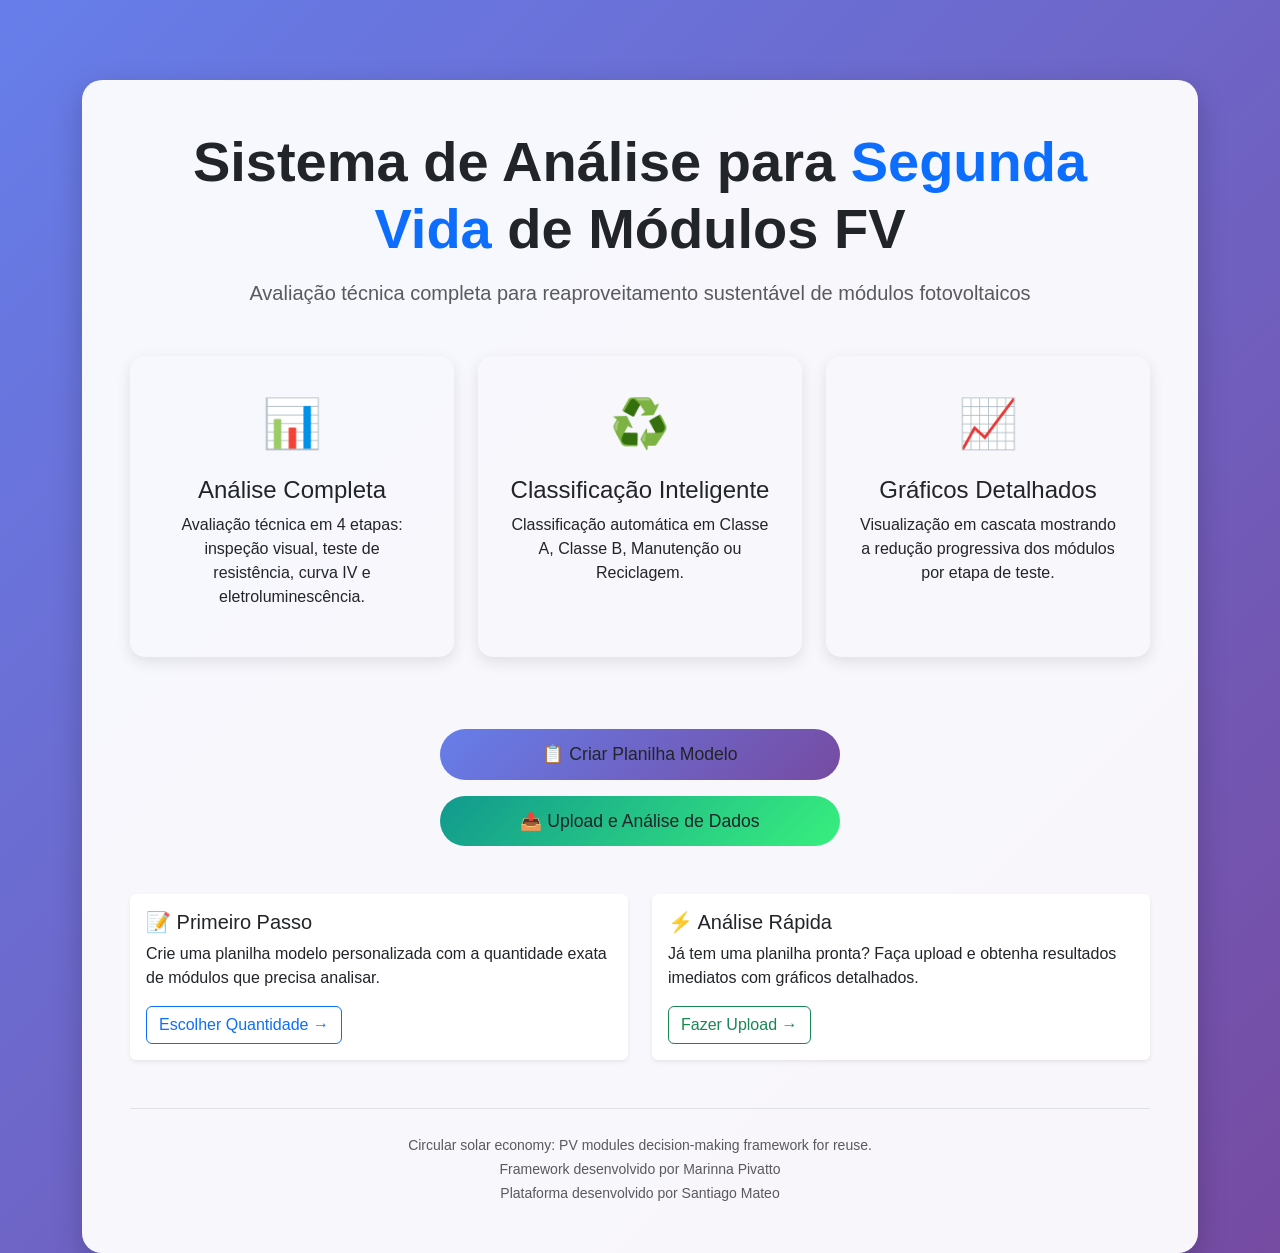
<file: templates/index.html>
<!DOCTYPE html>
<html lang="pt-BR">
<head>
    <meta charset="UTF-8">
    <meta name="viewport" content="width=device-width, initial-scale=1.0">
    <title>Sistema de Análise FV - Segunda Vida</title>
    <link href="https://cdn.jsdelivr.net/npm/bootstrap@5.1.3/dist/css/bootstrap.min.css" rel="stylesheet">
    <style>
        body {
            background: linear-gradient(135deg, #667eea 0%, #764ba2 100%);
            min-height: 100vh;
            font-family: 'Segoe UI', Tahoma, Geneva, Verdana, sans-serif;
        }
        .hero-section {
            background: rgba(255, 255, 255, 0.95);
            border-radius: 20px;
            padding: 3rem;
            margin-top: 5rem;
            box-shadow: 0 10px 30px rgba(0,0,0,0.2);
        }
        .feature-icon {
            font-size: 3rem;
            margin-bottom: 1rem;
        }
        .feature-card {
            padding: 2rem;
            border-radius: 15px;
            text-align: center;
            transition: transform 0.3s;
            height: 100%;
            border: none;
            box-shadow: 0 5px 15px rgba(0,0,0,0.1);
        }
        .feature-card:hover {
            transform: translateY(-5px);
        }
        .btn-custom {
            padding: 0.75rem 2rem;
            font-size: 1.1rem;
            border-radius: 50px;
            transition: all 0.3s;
        }
        .btn-primary-custom {
            background: linear-gradient(135deg, #667eea 0%, #764ba2 100%);
            border: none;
        }
        .btn-success-custom {
            background: linear-gradient(135deg, #11998e 0%, #38ef7d 100%);
            border: none;
        }
        .header-badge {
            background: rgba(255, 255, 255, 0.2);
            padding: 0.5rem 1rem;
            border-radius: 50px;
            font-size: 0.9rem;
            margin-bottom: 1rem;
            display: inline-block;
        }
        .main-buttons {
            display: flex;
            flex-direction: column;
            gap: 1rem;
            max-width: 400px;
            margin: 0 auto;
        }
    </style>
</head>
<body>
    <div class="container">
        <div class="hero-section">
            <div class="text-center mb-5">
                <h1 class="display-4 fw-bold mb-3">Sistema de Análise para <span class="text-primary">Segunda Vida</span> de Módulos FV</h1>
                <p class="lead text-muted">Avaliação técnica completa para reaproveitamento sustentável de módulos fotovoltaicos</p>
            </div>
            
            <div class="row mb-5">
                <div class="col-md-4 mb-4">
                    <div class="feature-card">
                        <div class="feature-icon text-primary">📊</div>
                        <h4>Análise Completa</h4>
                        <p>Avaliação técnica em 4 etapas: inspeção visual, teste de resistência, curva IV e eletroluminescência.</p>
                    </div>
                </div>
                <div class="col-md-4 mb-4">
                    <div class="feature-card">
                        <div class="feature-icon text-success">♻️</div>
                        <h4>Classificação Inteligente</h4>
                        <p>Classificação automática em Classe A, Classe B, Manutenção ou Reciclagem.</p>
                    </div>
                </div>
                <div class="col-md-4 mb-4">
                    <div class="feature-card">
                        <div class="feature-icon text-info">📈</div>
                        <h4>Gráficos Detalhados</h4>
                        <p>Visualização em cascata mostrando a redução progressiva dos módulos por etapa de teste.</p>
                    </div>
                </div>
            </div>
            
            <div class="main-buttons">
                <div class="d-grid">
                    <a href="/generate_excel_page" class="btn btn-primary-custom btn-custom">
                        📋 Criar Planilha Modelo
                    </a>
                </div>
                <div class="d-grid">
                    <a href="/upload" class="btn btn-success-custom btn-custom">
                        📤 Upload e Análise de Dados
                    </a>
                </div>
            </div>
            
            <div class="row mt-5">
                <div class="col-md-6">
                    <div class="card border-0 shadow-sm">
                        <div class="card-body">
                            <h5 class="card-title">📝 Primeiro Passo</h5>
                            <p class="card-text">Crie uma planilha modelo personalizada com a quantidade exata de módulos que precisa analisar.</p>
                            <a href="/generate_excel_page" class="btn btn-outline-primary">Escolher Quantidade →</a>
                        </div>
                    </div>
                </div>
                <div class="col-md-6">
                    <div class="card border-0 shadow-sm">
                        <div class="card-body">
                            <h5 class="card-title">⚡ Análise Rápida</h5>
                            <p class="card-text">Já tem uma planilha pronta? Faça upload e obtenha resultados imediatos com gráficos detalhados.</p>
                            <a href="/upload" class="btn btn-outline-success">Fazer Upload →</a>
                        </div>
                    </div>
                </div>
            </div>
            
            <div class="text-center mt-5 pt-4 border-top">
                <small class="text-muted">Circular solar economy: PV modules decision-making framework for reuse.</small>
                <br>
                <small class="text-muted">Framework desenvolvido por Marinna Pivatto</small>
                <br>
                <small class="text-muted">Plataforma desenvolvido por Santiago Mateo</small>
            </div>
        </div>
    </div>
    
    <script src="https://cdn.jsdelivr.net/npm/bootstrap@5.1.3/dist/js/bootstrap.bundle.min.js"></script>
</body>
</html>
</file>
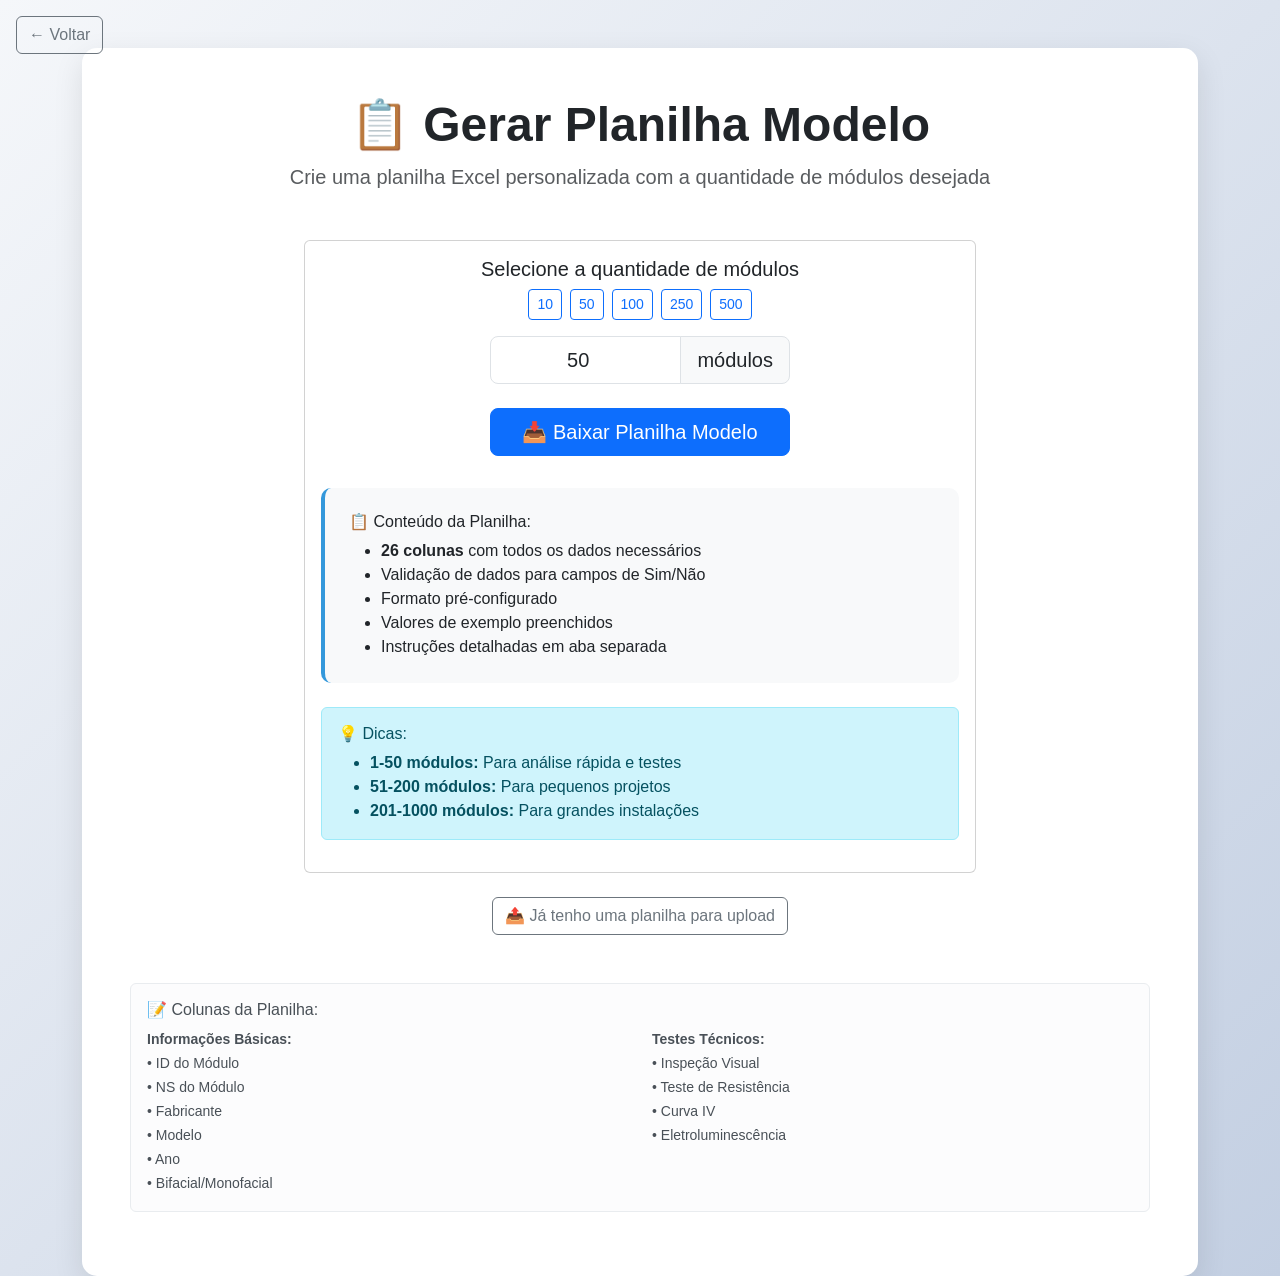
<file: templates/generate_excel.html>
<!DOCTYPE html>
<html lang="pt-BR">
<head>
    <meta charset="UTF-8">
    <meta name="viewport" content="width=device-width, initial-scale=1.0">
    <title>Gerar Planilha Modelo - Sistema FV</title>
    <link href="https://cdn.jsdelivr.net/npm/bootstrap@5.1.3/dist/css/bootstrap.min.css" rel="stylesheet">
    <style>
        body {
            background: linear-gradient(135deg, #f5f7fa 0%, #c3cfe2 100%);
            min-height: 100vh;
            font-family: 'Segoe UI', Tahoma, Geneva, Verdana, sans-serif;
        }
        .generate-container {
            background: white;
            border-radius: 15px;
            padding: 3rem;
            margin-top: 3rem;
            box-shadow: 0 10px 30px rgba(0,0,0,0.1);
        }
        .back-btn {
            position: absolute;
            top: 1rem;
            left: 1rem;
        }
        .quantity-control {
            max-width: 300px;
            margin: 0 auto;
        }
        .preview-box {
            background: #f8f9fa;
            border-radius: 10px;
            padding: 1.5rem;
            margin-top: 2rem;
            border-left: 4px solid #3498DB;
        }
    </style>
</head>
<body>
    <div class="container">
        <div class="generate-container">
            <a href="/" class="btn btn-outline-secondary back-btn">← Voltar</a>
            
            <div class="text-center mb-5">
                <h1 class="display-5 fw-bold">📋 Gerar Planilha Modelo</h1>
                <p class="lead text-muted">Crie uma planilha Excel personalizada com a quantidade de módulos desejada</p>
            </div>
            
            <div class="row justify-content-center">
                <div class="col-md-8">
                    <div class="card">
                        <div class="card-body">
                            <h5 class="card-title text-center">Selecione a quantidade de módulos</h5>
                            
                            <form id="quantityForm" action="/generate_excel" method="GET">
                                <div class="quantity-control">
                                    <div class="input-group input-group-lg mb-4">
                                        <input type="number" 
                                               class="form-control text-center" 
                                               id="quantity" 
                                               name="quantity" 
                                               value="50" 
                                               min="1" 
                                               max="1000"
                                               required>
                                        <span class="input-group-text">módulos</span>
                                    </div>
                                    
                                    <div class="d-grid gap-2">
                                        <button type="submit" class="btn btn-primary btn-lg">
                                            📥 Baixar Planilha Modelo
                                        </button>
                                    </div>
                                </div>
                            </form>
                            
                            <div class="preview-box">
                                <h6>📋 Conteúdo da Planilha:</h6>
                                <ul class="mb-0">
                                    <li><strong>26 colunas</strong> com todos os dados necessários</li>
                                    <li>Validação de dados para campos de Sim/Não</li>
                                    <li>Formato pré-configurado</li>
                                    <li>Valores de exemplo preenchidos</li>
                                    <li>Instruções detalhadas em aba separada</li>
                                </ul>
                            </div>
                            
                            <div class="alert alert-info mt-4">
                                <h6>💡 Dicas:</h6>
                                <ul class="mb-0">
                                    <li><strong>1-50 módulos:</strong> Para análise rápida e testes</li>
                                    <li><strong>51-200 módulos:</strong> Para pequenos projetos</li>
                                    <li><strong>201-1000 módulos:</strong> Para grandes instalações</li>
                                </ul>
                            </div>
                        </div>
                    </div>
                    
                    <div class="text-center mt-4">
                        <a href="/upload" class="btn btn-outline-secondary">📤 Já tenho uma planilha para upload</a>
                    </div>
                </div>
            </div>
            
            <div class="row mt-5">
                <div class="col-12">
                    <div class="alert alert-light">
                        <h6>📝 Colunas da Planilha:</h6>
                        <div class="row">
                            <div class="col-md-6">
                                <small>
                                    <strong>Informações Básicas:</strong><br>
                                    • ID do Módulo<br>
                                    • NS do Módulo<br>
                                    • Fabricante<br>
                                    • Modelo<br>
                                    • Ano<br>
                                    • Bifacial/Monofacial
                                </small>
                            </div>
                            <div class="col-md-6">
                                <small>
                                    <strong>Testes Técnicos:</strong><br>
                                    • Inspeção Visual<br>
                                    • Teste de Resistência<br>
                                    • Curva IV<br>
                                    • Eletroluminescência
                                </small>
                            </div>
                        </div>
                    </div>
                </div>
            </div>
        </div>
    </div>
    
    <script src="https://cdn.jsdelivr.net/npm/bootstrap@5.1.3/dist/js/bootstrap.bundle.min.js"></script>
    <script>
        // Atualizar visualização da quantidade
        const quantityInput = document.getElementById('quantity');
        const quantityForm = document.getElementById('quantityForm');
        
        // Adicionar botões de quantidade rápida
        const quickButtons = document.createElement('div');
        quickButtons.className = 'd-flex justify-content-center gap-2 mb-3';
        quickButtons.innerHTML = `
            <button type="button" class="btn btn-outline-primary btn-sm" onclick="setQuantity(10)">10</button>
            <button type="button" class="btn btn-outline-primary btn-sm" onclick="setQuantity(50)">50</button>
            <button type="button" class="btn btn-outline-primary btn-sm" onclick="setQuantity(100)">100</button>
            <button type="button" class="btn btn-outline-primary btn-sm" onclick="setQuantity(250)">250</button>
            <button type="button" class="btn btn-outline-primary btn-sm" onclick="setQuantity(500)">500</button>
        `;
        
        quantityInput.parentElement.parentElement.prepend(quickButtons);
        
        function setQuantity(value) {
            quantityInput.value = value;
        }
    </script>
</body>
</html>
</file>
